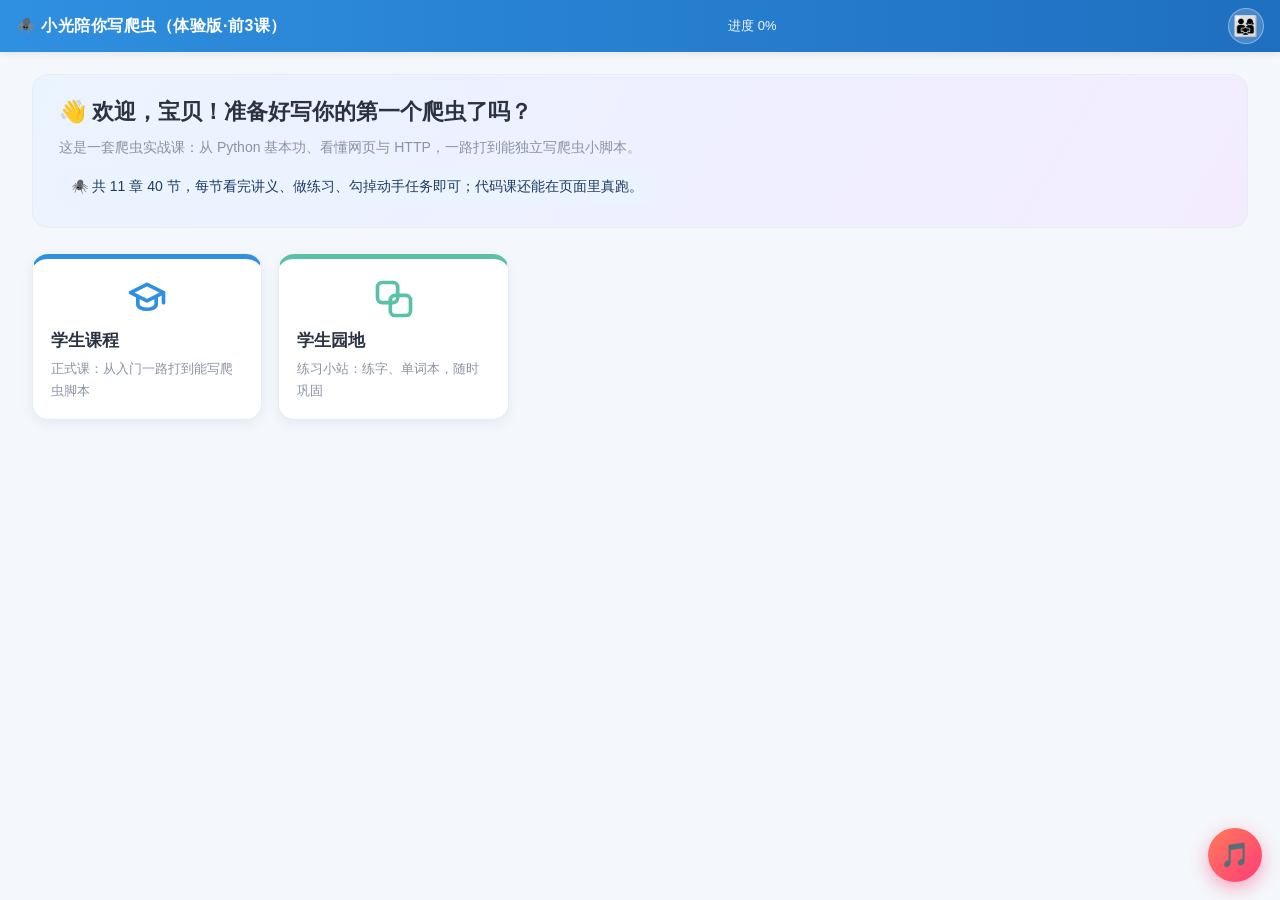
<file: index.html>
<!DOCTYPE html>
<html lang="zh-CN">
<head>
<meta charset="UTF-8">
<meta name="viewport" content="width=device-width, initial-scale=1.0">
<title>小光陪你写爬虫（体验版·前3课）</title>
<link rel="stylesheet" href="css/style.css?v=20260725n">
</head>
<body>
<header class="topbar">
  <div class="brand">🕷️ <span id="course-title">小光陪你写爬虫（体验版·前3课）</span></div>
  <div class="progress-wrap">
    <span id="progress-text">进度 0%</span>
  </div>
  <button class="parent-btn" id="parent-btn" title="家长面板">👨‍👩‍👧</button>
</header>

<!-- 首页：卡片式闯关地图 -->
<main id="home-view" class="home-view"></main>

<!-- 学习页：视频 + 讲义 + 练习 -->
<section id="lesson-view" class="lesson-view" style="display:none"></section>

<div class="toast" id="toast"></div>

<!-- 一键向上 / 向下 悬浮按钮 -->
<div class="scroll-fab" id="scroll-fab">
  <button class="fab-btn" id="fab-up" title="一键向上（回到顶部）" aria-label="一键向上">↑</button>
  <button class="fab-btn" id="fab-down" title="一键向下（到底部）" aria-label="一键向下">↓</button>
</div>

<!-- 家长验证 / 家长面板弹窗 -->
<div class="modal-mask" id="modal-mask" style="display:none">
  <div class="modal" id="modal"></div>
</div>

<script src="data/course.js?v=20260725m"></script>
<script src="js/cover_icons.js?v=20260721a"></script>
<script src="data/vocab-words.js?v=20260725m"></script>
<script src="data/audio.js?v=20260725m"></script>
<script src="data/talk.js?v=20260725o"></script>
<script src="data/words.js?v=20260725m"></script>
<script src="js/vocab.js?v=20260719m"></script>
<script src="js/figures.js?v=20260719m"></script>
<script src="js/figures_crawler.js?v=20260725m"></script>
<script src="js/markdown.js?v=20260719m"></script>
<script src="vendor/skulpt/skulpt.min.js?v=20260719m"></script>
<script src="vendor/skulpt/skulpt-stdlib.js?v=20260719m"></script>
<script src="data/code_practice.js?v=20260725n"></script>
<script src="libs/jsrsasign.min.js?v=20260720a"></script>
<script src="js/app.js?v=20260725o"></script>
<script src="js/music_player.js?v=20260725m"></script>
</body>
</html>
</file>
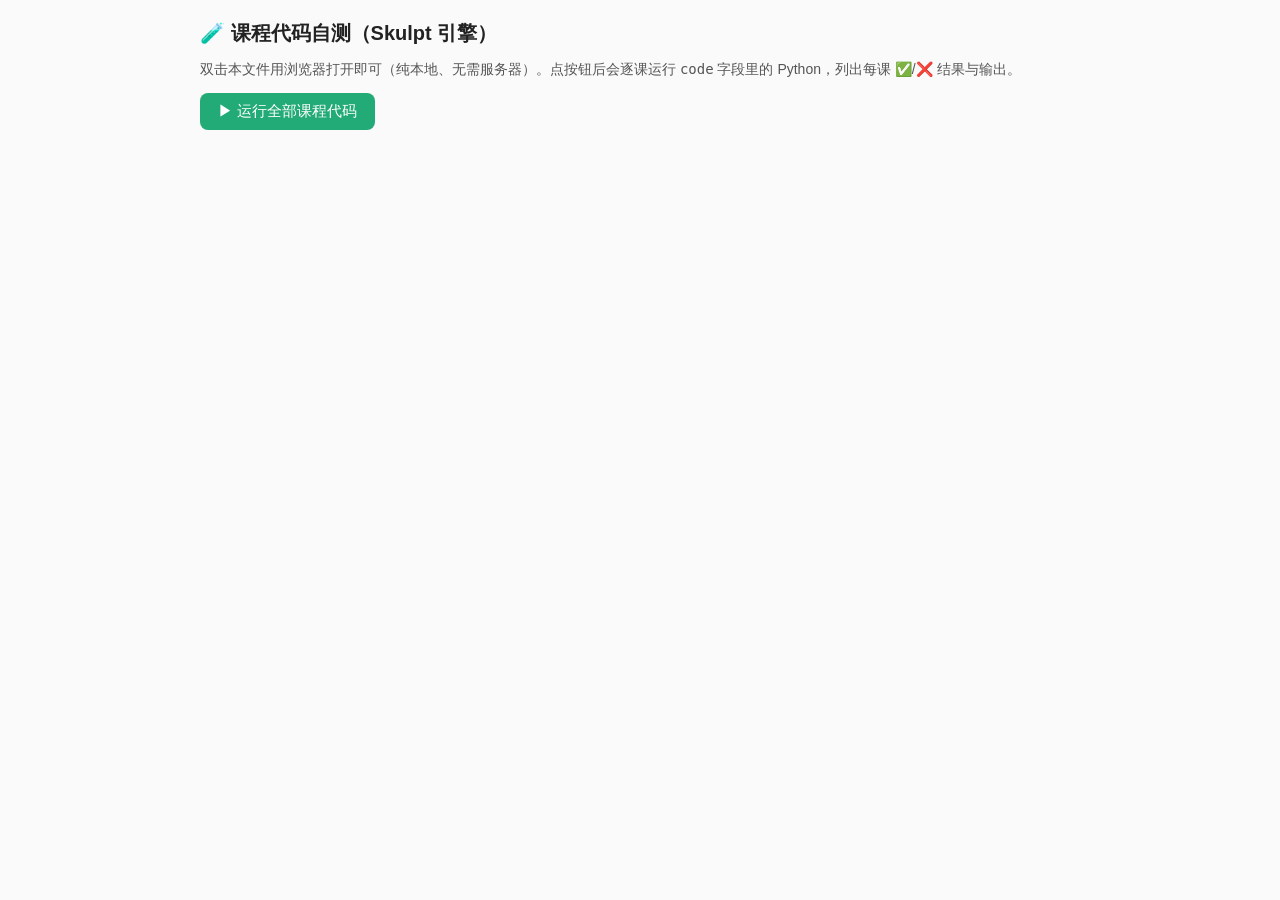
<file: tools/test_runner.html>
<!DOCTYPE html>
<html lang="zh-CN">
<head>
<meta charset="utf-8">
<title>课程代码自测 · Skulpt</title>
<style>
  body{font-family:-apple-system,Segoe UI,Roboto,sans-serif;max-width:880px;margin:0 auto;padding:20px;background:#fafafa;color:#222}
  h1{font-size:20px;margin:0 0 6px}
  p{color:#555;font-size:14px}
  button{font-size:15px;padding:9px 18px;border:0;border-radius:8px;background:#2a7;color:#fff;cursor:pointer}
  #summary{margin:14px 0;font-weight:700}
  .item{margin:10px 0;border:1px solid #e2e2e2;border-radius:8px;overflow:hidden;background:#fff}
  .head{padding:8px 12px;font-weight:600;font-size:14px}
  .ok .head{background:#e8f7ee;color:#1a7}
  .bad .head{background:#fdecec;color:#c33}
  pre{margin:0;padding:8px 12px;background:#f6f6f6;max-height:150px;overflow:auto;white-space:pre-wrap;font-size:13px}
</style>
</head>
<body>
<h1>🧪 课程代码自测（Skulpt 引擎）</h1>
<p>双击本文件用浏览器打开即可（纯本地、无需服务器）。点按钮后会逐课运行 <code>code</code> 字段里的 Python，列出每课 ✅/❌ 结果与输出。</p>
<button onclick="runAll()">▶ 运行全部课程代码</button>
<div id="summary"></div>
<div id="result"></div>

<script src="../data/course.js"></script>
<script src="../vendor/skulpt/skulpt.min.js"></script>
<script src="../vendor/skulpt/skulpt-stdlib.js"></script>
<script>
function escapeHtml(s){return (s||"").replace(/[&<>]/g,function(c){return {"&":"&amp;","<":"&lt;",">":"&gt;"}[c];});}
function prepareInput(code){return code.replace(/input\s*\(([^)]*)\)/g,function(m,arg){var p='';arg=(arg||'').trim();if(arg){var c0=arg.charAt(0);if((c0==='"'||c0==="'")&&arg.charAt(arg.length-1)===c0)p=arg.slice(1,-1);}var v='';try{v=window.prompt(p||'请输入：')||'';}catch(e){v='';}return JSON.stringify(v);});}
function runOne(code){return new Promise(function(res){
  var out="";
  code=prepareInput(code);
  Sk.configure({output:function(t){out+=t;}, read:function(f){if(Sk.builtinFiles&&Sk.builtinFiles.files[f]!==undefined)return Sk.builtinFiles.files[f]; throw new Error("找不到模块: "+f);}, inputfun:function(){return Promise.resolve("5");}, inputfunTakesPrompt:true, __future__:undefined});
  try{
    Sk.importMainWithBody("<stdin>",false,code);
  }catch(e){}
  var failed=/Traceback|Error:|SyntaxError/.test(out);
  res({ok:!failed,out:out});
});}
async function runAll(){
  var data=window.COURSE_DATA; if(!data){alert("课程数据未加载");return;}
  var res=document.getElementById("result"); res.innerHTML="运行中…";
  var pass=0, fail=0, html="";
  for(var ci=0;ci<data.chapters.length;ci++){
    var ch=data.chapters[ci];
    for(var li=0;li<ch.lessons.length;li++){
      var les=ch.lessons[li];
      if(!les.code)continue;
      var r=await runOne(les.code);
      if(r.ok){pass++; html+='<div class="item ok"><div class="head">✅ '+les.id+' · '+les.title+'</div><pre>'+escapeHtml(r.out)+'</pre></div>';}
      else{fail++; html+='<div class="item bad"><div class="head">❌ '+les.id+' · '+les.title+'</div><pre>'+escapeHtml(r.out)+'</pre></div>';}
    }
  }
  document.getElementById("summary").textContent="通过 "+pass+" 段 ｜ 失败 "+fail+" 段";
  res.innerHTML=html;
}
</script>
</body>
</html>
</file>
<file: css/style.css>
* { box-sizing: border-box; margin: 0; padding: 0; }

:root {
  --bg: #f4f7fb;
  --panel: #ffffff;
  --primary: #2f8fe0;
  --primary-dark: #1f6fc0;
  --accent: #ffb648;
  --text: #2b3340;
  --muted: #8a93a3;
  --line: #e6ecf3;
  --ok: #2fa86a;
  --err: #e2574c;
  --info: #5a7fb5;
}

html, body { height: 100%; }
body {
  font-family: -apple-system, "PingFang SC", "Microsoft YaHei", "Segoe UI", sans-serif;
  background: var(--bg);
  color: var(--text);
  display: flex;
  flex-direction: column;
  height: 100vh;
  overflow: hidden;
}

/* 顶部栏 */
.topbar {
  height: 52px;
  flex: 0 0 52px;
  background: linear-gradient(90deg, var(--primary), var(--primary-dark));
  color: #fff;
  display: flex;
  align-items: center;
  justify-content: space-between;
  padding: 0 16px;
  box-shadow: 0 2px 8px rgba(0,0,0,.08);
  z-index: 5;
}
.brand { font-size: 16px; font-weight: 700; letter-spacing: .5px; line-height: 1.2; }
.progress-wrap { font-size: 13px; opacity: .95; }

/* 布局 */
.layout { flex: 1; display: flex; min-height: 0; }
.sidebar {
  width: 280px; flex: 0 0 280px;
  background: var(--panel);
  border-right: 1px solid var(--line);
  overflow-y: auto;
  padding: 14px 10px;
}
.sidebar-title { font-size: 13px; color: var(--muted); padding: 4px 10px 10px; font-weight: 600; }

.content { flex: 1; overflow-y: auto; padding: 28px 36px; }

/* 课程树 */
.chapter { margin-bottom: 6px; }
.chapter-head {
  cursor: pointer; font-weight: 600; font-size: 14px;
  padding: 9px 10px; border-radius: 8px; color: var(--text);
  display: flex; align-items: center; gap: 6px;
}
.chapter-head:hover { background: #f0f5fb; }
.caret { color: var(--muted); font-size: 11px; transition: transform .2s; }
.chapter.collapsed .caret { transform: rotate(-90deg); }
.chapter.collapsed .lessons { display: none; }
.lessons { padding: 2px 0 6px 14px; }
.lesson-item {
  cursor: pointer; font-size: 13.5px; color: #4a5462;
  padding: 8px 10px 8px 12px; border-radius: 8px;
  display: flex; align-items: center; gap: 8px;
}
.lesson-item:hover { background: #f0f5fb; color: var(--primary-dark); }
.dot { width: 8px; height: 8px; border-radius: 50%; background: #d4dbe5; flex: 0 0 8px; }
.dot.done { background: var(--ok); }

/* ============ 首页：卡片式闯关地图 ============ */
.home-view { flex: 1; overflow-y: auto; padding: 22px 32px 60px; }
.home-banner {
  background: linear-gradient(120deg, #eaf4ff, #f3ecff);
  border: 1px solid var(--line); border-radius: 16px;
  padding: 22px 26px; margin-bottom: 26px;
}
.home-banner h1 { font-size: 22px; color: var(--text); margin-bottom: 8px; }
.home-banner p { font-size: 14px; color: var(--muted); line-height: 1.8; }
.home-banner strong { color: var(--primary-dark); }
.worn-badge {
  display: inline-block; background: #fff; border: 1px solid #ffd479;
  color: #a9711a; font-size: 15px; font-weight: 700; padding: 2px 12px; border-radius: 999px;
  margin-left: 6px; box-shadow: 0 2px 6px rgba(255,180,40,.25);
}
/* 勋章墙 */
.badge-wall { background: #fffdf6; border: 1px dashed #f0d9a6; border-radius: 16px; padding: 16px 22px; margin-bottom: 26px; }
.badge-wall-title { font-size: 15px; font-weight: 700; color: #a9711a; margin-bottom: 10px; }
.badge-chips { display: flex; flex-wrap: wrap; gap: 10px; }
.badge-chip {
  display: inline-flex; align-items: center; gap: 4px; background: #fff; border: 1px solid #ffd479;
  color: #8a5a12; font-size: 14px; font-weight: 600; padding: 6px 14px; border-radius: 999px;
  box-shadow: 0 2px 8px rgba(255,180,40,.18);
}
.badge-wall-hint { font-size: 14px; color: #9a7b3e; line-height: 1.8; }

/* ===== 首页枢纽：荣誉架 + 分区 ===== */
.honor-shelf {
  background: linear-gradient(180deg, #fff8ec, #fffdf6);
  border: 1px solid #f0d9a6; border-radius: 18px;
  padding: 18px 22px 16px; margin-bottom: 24px;
  box-shadow: 0 6px 18px rgba(255,180,40,.10);
}
.hs-title { font-size: 16px; font-weight: 800; color: #a9711a; display: flex; align-items: center; gap: 10px; margin-bottom: 14px; }
.hs-count { font-size: 13px; font-weight: 600; color: #b98a3e; background: #fff; border: 1px solid #ffd479; padding: 2px 10px; border-radius: 999px; }
.hs-board { display: flex; flex-wrap: wrap; gap: 14px; }
.hs-medal {
  width: 96px; display: flex; flex-direction: column; align-items: center; gap: 6px;
  padding: 14px 6px 10px; border-radius: 14px; text-align: center;
  background: #fff; border: 1px solid #f0e0bf;
}
.hs-medal.earned { border-color: #ffce6e; box-shadow: 0 4px 12px rgba(255,180,40,.22); background: #fffdf3; }
.hs-medal.locked { opacity: .62; filter: grayscale(.5); }
.m-badge { font-size: 30px; line-height: 1; }
.m-title { font-size: 13px; font-weight: 700; color: #8a5a12; }
.hs-medal.locked .m-title { color: #b3a585; }
.m-on { font-size: 11px; color: #fff; background: #ff9a3c; padding: 1px 8px; border-radius: 999px; margin-top: 2px; }
.hs-note { font-size: 13px; color: #9a7b3e; margin-top: 12px; }

.zone-grid { display: grid; grid-template-columns: repeat(auto-fill, minmax(220px, 1fr)); gap: 16px; }
.zone-tile {
  --zc: #2f8fe0;
  position: relative; cursor: pointer; background: #fff; border: 1px solid var(--line);
  border-top: 5px solid var(--zc); border-radius: 16px; padding: 18px 18px 16px;
  box-shadow: 0 4px 14px rgba(20,40,80,.06);
  transition: transform .12s ease, box-shadow .12s ease;
}
.zone-tile:hover { transform: translateY(-3px); box-shadow: 0 10px 24px rgba(20,40,80,.13); }
.zone-tile:active { transform: translateY(0); }
.zt-icon { color: var(--zc); display: flex; align-items: center; justify-content: center; margin-bottom: 8px; }
.zt-icon svg { width: 44px; height: 44px; display: block; }
.zt-title { font-size: 17px; font-weight: 800; color: var(--text); margin-bottom: 6px; }
.zt-desc { font-size: 13px; color: var(--muted); line-height: 1.7; }

/* 课程列表 / 学生园地 的标题区 */
.list-head { display: flex; align-items: center; gap: 14px; margin-bottom: 18px; }
.list-title { font-size: 19px; color: var(--text); margin: 0; }
.back-home {
  cursor: pointer; border: 1px solid var(--line); background: #fff; color: var(--primary-dark);
  font-size: 14px; font-weight: 700; padding: 7px 14px; border-radius: 10px;
  transition: background .12s ease;
}
.back-home:hover { background: #eef4fb; }

.unit { margin-bottom: 30px; }
.unit-title { font-size: 17px; color: var(--text); margin: 4px 0 16px; padding-left: 12px; border-left: 4px solid var(--primary); }

.card-grid {
  display: grid;
  grid-template-columns: repeat(auto-fill, minmax(220px, 1fr));
  gap: 18px;
}
.lesson-card {
  background: var(--panel);
  border: 1px solid var(--line);
  border-radius: 16px;
  overflow: hidden;
  cursor: pointer;
  transition: transform .18s ease, box-shadow .18s ease, border-color .18s ease;
  box-shadow: 0 2px 10px rgba(20,40,70,.05);
}
.lesson-card:hover { transform: translateY(-4px); box-shadow: 0 10px 24px rgba(20,40,70,.12); border-color: var(--primary); }
.lesson-card.locked { cursor: not-allowed; filter: grayscale(.55); opacity: .75; }
.lesson-card.locked:hover { transform: none; box-shadow: 0 2px 10px rgba(20,40,70,.05); border-color: var(--line); }
.lesson-card.done { border-color: #bfe8cf; }

.card-cover {
  height: 110px; position: relative;
  display: flex; align-items: center; justify-content: center;
}
.cover-icon { display:inline-flex; align-items:center; justify-content:center; width:62px; height:62px; border-radius:50%; background:rgba(255,255,255,.22); color:#fff; filter: drop-shadow(0 2px 4px rgba(0,0,0,.15)); }
.cover-icon svg { width:36px; height:36px; display:block; }
.cover-icon { font-size: 34px; } /* emoji 兜底时也居中缩小 */
.card-cover .lock {
  position: absolute; right: 12px; bottom: 10px; font-size: 22px;
  filter: drop-shadow(0 1px 2px rgba(0,0,0,.3));
}
.badge-done {
  position: absolute; right: 10px; top: 10px;
  width: 26px; height: 26px; border-radius: 50%;
  background: #fff; color: var(--ok); font-weight: 800; font-size: 15px;
  display: flex; align-items: center; justify-content: center;
  box-shadow: 0 2px 6px rgba(0,0,0,.18);
}
.card-body { padding: 13px 15px 15px; }
.card-label { font-size: 12px; color: var(--muted); font-weight: 600; letter-spacing: .5px; }
.card-title { font-size: 15px; font-weight: 700; color: var(--text); margin: 4px 0 12px; line-height: 1.4; min-height: 42px; }
.card-progress { display: flex; align-items: center; gap: 8px; }
.card-bar { flex: 1; height: 7px; background: #eef1f6; border-radius: 99px; overflow: hidden; }
.card-fill { height: 100%; background: var(--ok); border-radius: 99px; transition: width .4s ease; }
.card-pct { font-size: 11.5px; color: var(--muted); white-space: nowrap; }

/* 学习页返回按钮 */
.back-btn {
  background: var(--panel); color: var(--primary-dark);
  border: 1px solid var(--line); border-radius: 99px;
  padding: 8px 18px; font-size: 14px; font-weight: 600; cursor: pointer;
  margin: 20px 0 8px;
}
.back-btn:hover { background: #eef4fb; }
.lesson-view { flex: 1; overflow-y: auto; padding: 0 36px 60px; }

/* 课时内容 */
.lesson-title { font-size: 24px; margin-bottom: 18px; color: var(--text); }
.video-box { margin-bottom: 22px; border-radius: 12px; overflow: hidden; background: #0f1722; }
/* 视频始终完整显示：object-fit:contain 用黑边适配任意屏幕比例（平板4:3/电脑16:9/带鱼屏），永不裁切 */
.video-box video { width: 100%; height: auto; display: block; background: #000; object-fit: contain; }
/* 浏览器/系统全屏时：整段视频居中，黑边填充，并避开平板刘海与底部手势条，做到平板/电脑都完美匹配 */
.video-box video:fullscreen {
  width: 100vw;
  height: 100vh;
  object-fit: contain;
  background: #000;
  padding: env(safe-area-inset-top, 0px) env(safe-area-inset-right, 0px) env(safe-area-inset-bottom, 0px) env(safe-area-inset-left, 0px);
}
.video-fallback { padding: 26px; color: #cdd7e3; font-size: 14px; line-height: 1.8; text-align: center; }
.video-fallback code { background: rgba(255,255,255,.12); padding: 1px 6px; border-radius: 4px; color: #fff; }
.video-box.no-video { background: #eef2f7; color: var(--muted); padding: 18px; text-align: center; font-size: 14px; }
.video-caption { padding: 10px 14px; color: #cfe3ff; font-size: 14px; line-height: 1.55; background: #0b1320; border-top: 1px solid rgba(255,255,255,.06); }
.video-box .read-bar { margin: 0; padding: 8px 14px 12px; background: #0b1320; }
/* 小光讲一讲 · 字幕框（深色视频面板内） */
.talk-box { background: #0b1320; color: #eaf2ff; padding: 0 14px 16px; }
.talk-head { font-size: 13px; color: #8fb6ff; padding: 2px 0 8px; letter-spacing: .5px; }
.talk-body { font-size: 15px; line-height: 1.85; }
.talk-body p { margin: 0 0 10px; }
.talk-body p:last-child { margin-bottom: 0; }

/* 讲义 */
.lecture { background: var(--panel); border: 1px solid var(--line); border-radius: 12px; padding: 24px 28px; margin-bottom: 26px; line-height: 1.85; font-size: 15px; }
.encourage-box { background: linear-gradient(135deg,#fff8ec,#fff1f6); border: 2px dashed #f3c98b; border-radius: 14px; padding: 16px 22px; margin: 0 0 26px; line-height: 1.85; font-size: 15px; color: #6b4a1f; }

/* 梗王小结：小光敲黑板 */
.takeaway-box { background: linear-gradient(135deg,#eaf3ff,#f0eaff); border: 2px solid #8fb6f0; border-left: 8px solid var(--primary); border-radius: 14px; padding: 16px 22px; margin: 0 0 26px; line-height: 1.85; font-size: 15.5px; color: #1f3a5f; }
.takeaway-head { font-weight: 800; font-size: 16px; color: var(--primary-dark); margin-bottom: 6px; }
.takeaway-body { font-weight: 600; }

/* 动手任务清单 */
.lesson-tasks { background: var(--panel); border: 1px solid var(--line); border-radius: 14px; padding: 16px 22px; margin: 0 0 26px; }
.tasks-head { font-weight: 800; font-size: 16px; color: #2b3340; margin-bottom: 10px; }
.task-list { list-style: none; margin: 0; padding: 0; }
.task-item { padding: 8px 0; border-bottom: 1px dashed var(--line); font-size: 14.5px; line-height: 1.6; }
.task-item:last-child { border-bottom: none; }
.task-item label { display: flex; align-items: flex-start; gap: 10px; cursor: pointer; }
.task-item input[type=checkbox] { width: 18px; height: 18px; margin-top: 2px; accent-color: var(--ok); flex: 0 0 auto; }
.task-item.done span { color: var(--muted); text-decoration: line-through; }
.tasks-progress { margin-top: 12px; font-size: 13px; color: var(--ok); font-weight: 700; }

.encourage-box p { margin: 0.2em 0; }
.md-h { margin: 18px 0 10px; color: var(--primary-dark); }
.md-h1 { font-size: 22px; } .md-h2 { font-size: 19px; } .md-h3 { font-size: 16px; }
.md-p { margin: 10px 0; }
.md-list { margin: 10px 0 10px 22px; }
.md-list li { margin: 5px 0; }
.md-quote { border-left: 4px solid var(--accent); background: #fff8ec; padding: 10px 14px; margin: 12px 0; border-radius: 0 8px 8px 0; color: #8a6a32; }
.md-code { background: #0f1722; color: #d6e2f0; padding: 14px 16px; border-radius: 10px; overflow-x: auto; font-size: 13.5px; line-height: 1.6; margin: 12px 0; }
.md-code code { font-family: "SF Mono", Consolas, Menlo, monospace; }
.md-inline { background: #eef2f7; padding: 1px 6px; border-radius: 5px; font-family: "SF Mono", Consolas, monospace; font-size: 13.5px; color: #1f6fc0; }
.md-table { width: 100%; border-collapse: collapse; margin: 14px 0; border-radius: 8px; overflow: hidden; box-shadow: 0 1px 4px rgba(0,0,0,0.08); }
.md-table th { background: var(--primary); color: #fff; padding: 10px 14px; text-align: left; font-weight: 600; font-size: 14px; }
.md-table td { padding: 9px 14px; border-bottom: 1px solid #e8ecf1; font-size: 14px; }
.md-table tr:last-child td { border-bottom: none; }
.md-table tbody tr:nth-child(even) { background: #f7f9fc; }
.md-table tbody tr:hover { background: #eef3fa; }

/* 练习 */
.exercises { background: var(--panel); border: 1px solid var(--line); border-radius: 12px; padding: 22px 26px; }
.exercises h2 { font-size: 18px; margin-bottom: 14px; }
.ex { border: 1px solid var(--line); border-radius: 10px; padding: 16px; margin-bottom: 14px; background: #fbfdff; }
.ex-q { font-size: 15px; margin-bottom: 12px; }
.ex-opts { display: flex; flex-direction: column; gap: 8px; margin-bottom: 12px; }
.opt { display: flex; align-items: center; gap: 8px; cursor: pointer; padding: 8px 10px; border: 1px solid var(--line); border-radius: 8px; background: #fff; font-size: 14px; }
.opt:hover { border-color: var(--primary); }
.ex-input, .ex-textarea {
  width: 100%; padding: 9px 12px; border: 1px solid var(--line); border-radius: 8px;
  font-size: 14px; font-family: inherit; margin-bottom: 12px; resize: vertical;
}
.ex-textarea { min-height: 70px; }
.btn {
  background: var(--primary); color: #fff; border: none; padding: 8px 18px;
  border-radius: 8px; cursor: pointer; font-size: 14px; font-weight: 600;
}
.btn:hover { background: var(--primary-dark); }
.btn svg { width: 16px; height: 16px; vertical-align: -3px; margin-right: 5px; }
.ex-feedback { margin-top: 12px; font-size: 14px; line-height: 1.7; padding: 10px 12px; border-radius: 8px; display: none; }
.ex-feedback.correct { display: block; background: #e9f7ef; color: var(--ok); }
.ex-feedback.wrong { display: block; background: #fdecea; color: var(--err); }
.ex-code-canvas { display: block; margin: 10px auto 0; background: #fff; border: 2px solid #d6e0f5; border-radius: 10px; max-width: 100%; }
.ex-feedback.info { display: block; background: #eef4fb; color: var(--info); }
.ex-feedback.skipped { display: block; background: #fff8e6; color: #b8860b; }
.skip-hint { color: #e67e22; font-weight: 500; }
.ex-skipped { border-left: 4px solid #f0a73c; background: #fffaf0; padding-left: 10px; border-radius: 0 8px 8px 0; }
.skip-btn { font-size: 12.5px; padding: 4px 10px; }
.skip-btn.skip-active { background: #fde9cf; color: #c2680b; border-color: #f0a73c; }
.ex-makeup-banner { margin: 4px 0 14px; padding: 10px 14px; background: #fff4e0; border: 1px dashed #e8a94a; border-radius: 10px; color: #9a5b13; font-size: 14px; line-height: 1.5; }
.ex-makeup-banner b { color: #d2691e; font-size: 16px; }
/* 编程题：在线编辑器 + 运行输出 */
.ex-code-wrap { margin: 4px 0 12px; }
.ex-code-input {
  width: 100%; box-sizing: border-box; min-height: 120px; border: 2px solid var(--line);
  border-radius: 12px; resize: vertical; background: #0f1b2d; color: #e8f1ff;
  font-family: "SFMono-Regular", Consolas, "Liberation Mono", monospace;
  font-size: 14px; line-height: 1.6; padding: 12px 14px; outline: none;
}
.ex-code-input:focus { border-color: var(--primary); }
.ex-code-actions { display: flex; gap: 8px; margin: 8px 0; }
.ex-code-output {
  margin: 0; padding: 12px 14px; background: #0a1320; color: #9fe6b0;
  font-family: "SFMono-Regular", Consolas, monospace; font-size: 13px;
  line-height: 1.55; white-space: pre-wrap; min-height: 38px;
  border: 2px solid var(--line); border-radius: 12px;
}

/* toast */
.toast {
  position: fixed; left: 50%; bottom: 36px; transform: translateX(-50%) translateY(20px);
  background: #2b3340; color: #fff; padding: 10px 20px; border-radius: 99px; font-size: 13.5px;
  opacity: 0; pointer-events: none; transition: all .25s; z-index: 20;
}
.toast.show { opacity: 1; transform: translateX(-50%) translateY(0); }

/* 一键向上 / 向下 悬浮按钮 */
.scroll-fab {
  position: fixed; right: 22px; bottom: 24px; z-index: 25;
  display: flex; flex-direction: column; gap: 12px;
}
.fab-btn {
  width: 46px; height: 46px; border-radius: 50%;
  border: 1px solid var(--line); background: #fff; color: var(--primary-dark);
  font-size: 22px; line-height: 1; font-weight: 700; cursor: pointer;
  box-shadow: 0 6px 16px rgba(10,20,40,.18);
  display: flex; align-items: center; justify-content: center;
  transition: transform .15s ease, background .15s ease;
}
.fab-btn:hover { background: var(--primary); color: #fff; transform: scale(1.07); }
.fab-btn:active { transform: scale(.93); }
.scroll-fab.hidden { display: none; }

/* 语音朗读 */
.read-bar { margin-bottom: 12px; }
.lesson-words { margin-bottom: 14px; }
.speak-btn {
  display: inline-flex; align-items: center; gap: 6px;
  background: #eef4fb; color: var(--primary-dark);
  border: 1px solid var(--line); border-radius: 99px;
  padding: 7px 16px; font-size: 14px; font-weight: 600; cursor: pointer;
  transition: all .15s ease;
}
.speak-btn:hover { background: #dcebfb; }
.speak-btn.sm { padding: 3px 9px; font-size: 13px; border-radius: 8px; vertical-align: middle; margin-left: 6px; }
.speak-btn.speaking { background: var(--err); color: #fff; border-color: var(--err); animation: pulse 1.1s ease-in-out infinite; }
@keyframes pulse { 0%,100% { opacity: 1; } 50% { opacity: .6; } }

/* 家长按钮 */
.parent-btn {
  background: rgba(255,255,255,.18); color: #fff;
  border: 1px solid rgba(255,255,255,.35); border-radius: 50%;
  width: 36px; height: 36px; font-size: 20px; cursor: pointer; margin-left: 10px;
  display: flex; align-items: center; justify-content: center; padding: 0;
}
.parent-btn:hover { background: rgba(255,255,255,.3); }

/* 卡片上的家长解锁按钮 */
.unlock-btn {
  margin-top: 10px; width: 100%;
  background: linear-gradient(90deg, #ffb648, #ff9a3c);
  color: #fff; border: none; border-radius: 8px;
  padding: 8px; font-size: 13.5px; font-weight: 700; cursor: pointer;
}
.unlock-btn:hover { filter: brightness(1.05); }

/* 完成本节 */
.finish-lesson { margin: 6px 0 26px; }
.finish-done { color: var(--ok); font-weight: 700; font-size: 15px; }

/* 弹窗 */
.modal-mask {
  position: fixed; inset: 0; background: rgba(20,30,45,.5);
  display: flex; align-items: center; justify-content: center; z-index: 50;
}
.modal {
  background: var(--panel); border-radius: 16px; padding: 26px 28px;
  width: 380px; max-width: 90vw; max-height: 84vh; overflow-y: auto;
  box-shadow: 0 20px 50px rgba(0,0,0,.25);
}
.modal-title { font-size: 20px; margin-bottom: 12px; color: var(--primary-dark); font-weight: 800; display: flex; align-items: center; gap: 9px; }
.modal-title svg { width: 24px; height: 24px; color: var(--primary); display: block; }
.modal-desc { font-size: 13.5px; color: var(--muted); margin-bottom: 16px; }
.pin-input {
  width: 100%; padding: 10px 12px; border: 1px solid var(--line); border-radius: 8px;
  font-size: 15px; margin-bottom: 12px; font-family: inherit;
}
.pin-err { color: var(--err); font-size: 13px; min-height: 18px; margin-top: 4px; }
.modal-actions { display: flex; gap: 10px; justify-content: flex-end; margin-top: 6px; }
.btn.ghost { background: #eef2f7; color: var(--text); }
.btn.ghost:hover { background: #e2e8f0; }

/* 家长面板 */
.pp-section { margin-bottom: 14px; border: 1px solid var(--line); border-radius: 14px; overflow: hidden; background: #fff; box-shadow: 0 1px 3px rgba(0,0,0,.04); }
.pp-h { font-size: 15px; color: var(--text); font-weight: 800; background: #f6f9fc; padding: 11px 14px; margin-bottom: 0; border-left: 4px solid var(--primary); display: flex; align-items: center; gap: 8px; }
.pp-ico { width: 20px; height: 20px; flex: 0 0 20px; display: inline-flex; color: var(--primary); }
.pp-ico svg { width: 20px; height: 20px; display: block; }
.pp-theme-nick .pp-ico { color: var(--accent); }
.pp-theme-style .pp-ico { color: var(--primary-dark); }
.pp-theme-unlock .pp-ico { color: var(--primary); }
.pp-theme-report .pp-ico { color: var(--ok); }
.pp-theme-pwd .pp-ico { color: var(--muted); }
.pp-backup .pp-ico { color: var(--primary); }
/* 各领域用工具色板里的语义色作左侧细条，简洁且匹配整体配色 */
.pp-theme-nick   .pp-h { border-left-color: var(--accent); }
.pp-theme-style  .pp-h { border-left-color: var(--primary-dark); }
.pp-theme-unlock .pp-h { border-left-color: var(--primary); }
.pp-theme-report .pp-h { border-left-color: var(--ok); }
.pp-theme-pwd    .pp-h { border-left-color: var(--muted); }
.pp-body { padding: 12px 14px; }
.pp-summary { margin: 12px 14px; }
.pp-row { display: flex; align-items: center; justify-content: space-between; gap: 10px; padding: 7px 0; border-bottom: 1px dashed var(--line); }
.pp-row:last-child { border-bottom: none; }
.pp-name { flex: 1; min-width: 0; overflow: hidden; text-overflow: ellipsis; white-space: nowrap; font-size: 13.5px; color: var(--text); }
.pp-badge { flex: none; font-size: 12px; font-weight: 700; padding: 2px 9px; border-radius: 999px; }
.pp-badge.st-done { background: #e6f7ec; color: #1a9e54; }
.pp-badge.st-open { background: #e8f0ff; color: #2f6bdd; }
.pp-badge.st-lock { background: #f0f1f4; color: #8a93a3; }
.pp-h.collapsible { cursor: pointer; user-select: none; display: flex; align-items: center; gap: 7px; }
.pp-chev { font-size: 11px; color: var(--muted); transition: transform .15s; }
/* 卡片内直接子元素（未用 .pp-body 包裹的输入/按钮/选项）统一内缩 */
.pp-section > .pin-input, .pp-section > .style-pick, .pp-section > .btn { margin-left: 14px; margin-right: 14px; }
.pp-section > .pin-input { margin-top: 12px; }
.pp-section > .style-pick { margin-top: 12px; margin-bottom: 12px; }
.pp-section > .btn { margin-bottom: 14px; }
.pp-summary { background: #f7f8fa; border: 1px solid var(--line); border-radius: 10px; padding: 11px 13px; font-size: 13px; color: #44506a; display: flex; align-items: center; justify-content: space-between; gap: 10px; flex-wrap: wrap; }

/* 弹窗右上角关闭 */
.modal { position: relative; }
.modal-x { position: absolute; top: 12px; right: 14px; width: 30px; height: 30px; border: none; border-radius: 8px; background: #eef2f7; color: #64748b; font-size: 16px; line-height: 1; cursor: pointer; z-index: 5; transition: background .15s,color .15s; }
.modal-x:hover { background: #e2e8f0; color: #334155; }

/* 学生园地 · 项目练习（宽弹窗承载 20 题） */
.modal.wide { width: 900px; max-width: 95vw; }
.code-practice { width: 100%; }
.cp-top { display: flex; align-items: center; gap: 14px; position: sticky; top: 0;
  background: var(--panel); padding: 4px 0 10px; border-bottom: 1px solid var(--line); margin-bottom: 10px; z-index: 2; }
.cp-top h2 { font-size: 19px; color: var(--primary-dark); font-weight: 800; }
.cp-progress { flex: 1; font-size: 13.5px; color: var(--muted); }
.cp-progress b { color: var(--ok); font-size: 15px; }
.cp-tip { font-size: 13px; color: var(--muted); margin: 0 0 14px; }
.cp-list { display: flex; flex-direction: column; gap: 14px; }
.cp-card { border: 1px solid var(--line); border-radius: 14px; padding: 13px 15px; background: #fbfdff; }
.cp-card.done { background: #f3fbf5; border-color: #cdeed6; }
.cp-head { display: flex; align-items: center; gap: 9px; margin-bottom: 6px; }
.cp-no { flex: none; width: 24px; height: 24px; border-radius: 50%; background: var(--primary); color: #fff;
  font-size: 13px; font-weight: 800; display: flex; align-items: center; justify-content: center; }
.cp-title { flex: 1; font-size: 15px; font-weight: 800; color: var(--text); }
.cp-badge { flex: none; font-size: 12px; font-weight: 700; color: var(--ok); }
.cp-q { font-size: 13.5px; color: #3a4555; line-height: 1.6; margin-bottom: 8px; }
.cp-fill-tag { flex: none; font-size: 12px; font-weight: 700; color: #b8860b; background: #fff3d6; border: 1px solid #ffe08a; border-radius: 8px; padding: 1px 8px; }
.cp-hint { font-size: 13px; color: var(--info); background: #eef4fc; border-radius: 8px; padding: 8px 11px; margin-bottom: 8px; }
.cp-answer { font-size: 12.5px; color: #334155; background: #f5f7fa; border: 1px dashed #cbd5e1; border-radius: 10px; padding: 10px 12px; margin-bottom: 8px; white-space: pre-wrap; font-family: 'SFMono-Regular', Consolas, 'Liberation Mono', Menlo, monospace; line-height: 1.55; }
.cp-card .ex-code-input { min-height: 96px; width: 100%; }
.cp-target { font-size: 12.5px; color: var(--muted); align-self: center; }
.cp-card .ex-code-output.ok-out { border-color: var(--ok); background: #f1fbf4; }
.cp-tier-done { flex: none; font-size: 13px; font-weight: 800; color: #fff; background: linear-gradient(90deg,#3ec77a,#36b6e0); padding: 5px 12px; border-radius: 999px; box-shadow: 0 4px 12px rgba(54,182,224,.28); }
/* 项目练习成就面板 */
.cp-achieve { margin: 18px 0 4px; border: 1px solid var(--line); border-radius: 16px; padding: 14px 16px; background: linear-gradient(180deg,#fffdf6,#fbfdff); }
.cp-ach-head { font-size: 16px; font-weight: 800; color: var(--primary-dark); display: flex; align-items: baseline; gap: 10px; margin-bottom: 12px; }
.cp-ach-hint { font-size: 12px; font-weight: 500; color: var(--muted); }
.cp-ach-row { display: flex; gap: 14px; flex-wrap: wrap; }
.cp-ach { flex: 1 1 140px; min-width: 120px; border: 1px solid var(--line); border-radius: 14px; padding: 14px 10px; text-align: center; background: #fff; opacity: .72; transition: all .2s; }
.cp-ach.got { opacity: 1; border-color: #cdeed6; background: #f3fbf5; box-shadow: 0 6px 16px rgba(62,199,122,.18); }
.cp-ach-medal { font-size: 30px; line-height: 1; margin-bottom: 6px; }
.cp-ach.got .cp-ach-medal { animation: pop .5s ease; }
.cp-ach-title { font-size: 14px; font-weight: 800; color: var(--text); }
.cp-ach-sub { font-size: 12px; color: var(--muted); margin-top: 3px; }
@keyframes pop { 0% { transform: scale(.4); } 60% { transform: scale(1.25); } 100% { transform: scale(1); } }

/* 学习报告 */
.rp-row { border-bottom: 1px dashed var(--line); padding: 10px 0; }
.rp-row:last-child { border-bottom: none; }
.rp-head { display: flex; justify-content: space-between; align-items: center; gap: 8px; }
.rp-name { font-size: 13.5px; font-weight: 600; color: var(--text); }
.rp-done { font-size: 12px; color: var(--ok); font-weight: 700; white-space: nowrap; }
.rp-undone { font-size: 12px; color: var(--muted); white-space: nowrap; }
.rp-meta { font-size: 12.5px; color: var(--muted); margin: 4px 0 2px; }
.rp-marks { font-size: 15px; letter-spacing: 3px; color: var(--text); margin-top: 2px; }

/* 提交本节 / 完成本节 */
.submit-lesson, .finish-lesson { margin-top: 18px; text-align: center; }
.submit-hint {
  display: block;
  font-size: 13px;
  color: var(--muted);
  margin-bottom: 10px;
  line-height: 1.5;
}
.submit-lesson .btn, .finish-lesson .btn {
  display: block;
  margin: 0 auto;
  min-width: 160px;
  font-size: 15px;
  padding: 11px 22px;
}

/* 排序题 */
.order-pool, .order-done { display: flex; flex-wrap: wrap; gap: 8px; margin: 10px 0; }
.order-item { background: #fff; border: 2px solid #d9e6f2; border-radius: 10px; padding: 9px 13px; font-size: 14px; color: var(--text); cursor: pointer; transition: .15s; }
.order-item:hover { border-color: var(--primary); transform: translateY(-2px); }
.order-done { min-height: 48px; background: #f3f8fd; border: 2px dashed #c5dcef; border-radius: 10px; padding: 8px; align-items: center; }
.order-done .order-item { background: #eaf6ff; border-color: var(--primary); cursor: pointer; }
.order-placeholder { color: #9bb0c4; font-size: 13px; }
.order-actions { margin: 6px 0 2px; }

/* 点选（tap）题：点卡片选答案 */
.tap-tip { color: #5b6b7c; font-size: 13px; margin: 6px 0 8px; }
.tap-opts { display: flex; flex-wrap: wrap; gap: 10px; margin: 8px 0 12px; }
.tap-card { background: #fff; border: 2px solid #d9e6f2; border-radius: 12px; padding: 12px 16px; font-size: 15px; color: var(--text); cursor: pointer; transition: .15s; min-width: 120px; text-align: center; }
.tap-card:hover { border-color: var(--primary); transform: translateY(-2px); }
.tap-card.selected { background: linear-gradient(90deg, var(--primary), var(--primary-dark)); color: #fff; border-color: var(--primary-dark); box-shadow: 0 4px 12px rgba(47,143,224,.3); }

/* 快捷入口（首页练字等） */
.home-quick { display: flex; gap: 10px; flex-wrap: wrap; margin: 4px 0 20px; }
.quick-btn { background: linear-gradient(90deg, var(--primary), var(--primary-dark)); color: #fff; border: none; padding: 13px 22px; border-radius: 12px; font-size: 15px; font-weight: 700; cursor: pointer; box-shadow: 0 4px 12px rgba(47,143,224,.3); transition: transform .15s; }
.quick-btn:hover { transform: translateY(-2px); }

/* 单独练字模块 */
.drill-head { font-size: 18px; font-weight: 800; color: var(--primary-dark); margin-bottom: 6px; }
.drill-tip { font-size: 13px; color: var(--muted); margin-bottom: 10px; line-height: 1.5; }
.drill-audio { margin: 10px 0 4px; }
.drill-readexpl { display: inline-flex; align-items: center; gap: 7px; font-size: 13px; color: var(--muted); margin: 2px 0 8px; cursor: pointer; user-select: none; }
.drill-readexpl input { width: 16px; height: 16px; accent-color: var(--primary); cursor: pointer; }

/* 打字挑战 */
.typing-box { background: #f7faff; border: 1px solid #e0ecf7; border-radius: 12px; padding: 14px; margin: 10px 0; }
.typing-target { font-size: 26px; font-weight: 800; letter-spacing: 4px; margin-bottom: 6px; min-height: 34px; }
.drill-zh { font-size: 15px; color: #d9772e; background: #fff6ee; border: 1px solid #ffe0c2; border-left: 4px solid #ffb648; border-radius: 8px; padding: 7px 10px; margin-bottom: 10px; line-height: 1.55; }
.typing-target .t-char { color: #c2cdd9; }
.typing-target .t-char.ok { color: var(--ok); }
.typing-target .t-char.bad { color: #e3553b; background: #ffe7e1; border-radius: 4px; }
.typing-target .t-char.mask { color: #b9c4d4; letter-spacing: 6px; }
.typing-target .t-char.typed { color: var(--primary); }
.typing-target .t-char.reveal { color: #e3553b; }
.typing-input { width: 100%; box-sizing: border-box; font-size: 22px; letter-spacing: 3px; padding: 10px 12px; border: 2px solid #cfe0ef; border-radius: 10px; text-transform: uppercase; outline: none; }
.typing-input:focus { border-color: var(--primary); }
.typing-progress { margin-top: 8px; font-size: 13px; color: #7a8aa0; }

/* 打字练习·单词读音+解释卡片 */
.word-card { background: linear-gradient(135deg,#fff6ee,#fdeefb); border: 1px solid #ffd9c2; border-left: 4px solid #ff8a4d; border-radius: 10px; padding: 10px 12px; margin: 10px 0 4px; }
.word-card .wc-row { display: flex; align-items: center; gap: 8px; flex-wrap: wrap; margin: 4px 0; }
.word-card .wc-label { font-size: 12px; font-weight: 800; color: #fff; background: #ff8a4d; border-radius: 6px; padding: 2px 8px; }
.word-card .wc-pron { font-size: 14px; color: #8a6a3a; font-style: italic; }
.word-card .wc-zh { font-size: 14px; color: #6b4a1f; line-height: 1.5; flex: 1; min-width: 160px; }
.word-card .wc-speak { border: none; cursor: pointer; font-size: 13px; font-weight: 700; color: #fff; background: linear-gradient(135deg,#ffb347,#ff7a59); border-radius: 8px; padding: 5px 10px; }
.word-card .wc-speak:hover { filter: brightness(1.05); }

/* 排序题指引与标签 */
.order-tip { font-size: 13px; color: #5b6b80; background: #eef5fc; border: 1px solid #d6e6f5; border-radius: 8px; padding: 8px 10px; margin: 8px 0; line-height: 1.55; }
.order-tip strong { color: var(--primary-dark); }
.order-label { font-size: 13px; font-weight: 700; color: var(--text); margin: 10px 0 4px; }

/* 概念配图区 */
.figures { display: grid; grid-template-columns: repeat(auto-fit, minmax(240px, 1fr)); gap: 16px; margin: 18px 0; }
.figure { background: #fff; border: 1px solid #e6eef7; border-radius: 14px; padding: 14px; box-shadow: 0 4px 14px rgba(20,40,70,.06); }
.figure svg { width: 100%; height: auto; display: block; }
.figure figcaption { margin-top: 10px; font-size: 13px; color: #5b6b80; text-align: center; line-height: 1.5; }

/* 代码沙盒（真跑 Python） */
.code-playground { background: #0f1b2d; border-radius: 14px; margin: 16px 0; overflow: hidden; box-shadow: 0 6px 18px rgba(10,20,40,.18); }
.cp-head { display: flex; align-items: center; justify-content: space-between; background: #16263c; color: #cfe0f2; padding: 9px 14px; font-size: 13px; font-weight: 700; }
.cp-input { width: 100%; box-sizing: border-box; min-height: 120px; border: 0; resize: vertical; background: #0f1b2d; color: #e8f1ff; font-family: "SFMono-Regular", Consolas, "Liberation Mono", monospace; font-size: 14px; line-height: 1.6; padding: 12px 14px; outline: none; }
.cp-output { margin: 0; padding: 12px 14px; background: #0a1320; color: #9fe6b0; font-family: "SFMono-Regular", Consolas, monospace; font-size: 13px; line-height: 1.55; white-space: pre-wrap; min-height: 38px; border-top: 1px solid #21344c; }

/* 听学习成果 */
.report-row { margin: 14px 0 6px; text-align: center; }

/* 答错抖动动效（反馈更直观） */
@keyframes shake { 0%,100%{transform:translateX(0)} 20%,60%{transform:translateX(-6px)} 40%,80%{transform:translateX(6px)} }
.ex-feedback.wrong { animation: shake .4s ease; }

/* 顶栏单词本按钮 */
.words-btn { background: #e8f0ff; color: #2b6cb0; border: none; border-radius: 10px; padding: 7px 14px; font-size: 14px; cursor: pointer; font-weight: 700; }
.words-btn:hover { background: #d6e6ff; }

/* 单词本模块 */
.words-modal h2 { margin: 0 0 6px; }
.wm-tip { color: #6b7280; font-size: 13px; margin: 0 0 14px; }
.word-grid { display: flex; flex-wrap: wrap; gap: 10px; margin-bottom: 14px; }
.word-chip { background: linear-gradient(135deg,#7c5cff,#4f8cff); color: #fff; border: none; border-radius: 12px; padding: 12px 18px; font-size: 18px; font-weight: 700; cursor: pointer; box-shadow: 0 4px 10px rgba(80,90,200,.25); }
.word-chip:hover { filter: brightness(1.08); }
.wm-group h3 { display: flex; align-items: center; gap: 10px; font-size: 16px; }
.wm-practice { margin-left: auto; background: #fff; color: #6a3cff; border: 2px solid #b9a6ff; border-radius: 999px; padding: 4px 14px; font-size: 13px; font-weight: 700; cursor: pointer; box-shadow: 0 2px 6px rgba(124,92,255,.18); }
.wm-practice:hover { background: #f1ecff; }
.word-practice { text-align: center; }
.wp-back { background: none; border: none; color: #4f8cff; cursor: pointer; font-size: 14px; margin-bottom: 8px; }
.wp-word { font-size: 40px; font-weight: 800; color: #2b2b3a; letter-spacing: 1px; margin: 6px 0 12px; }
.wp-btns { display: flex; gap: 10px; justify-content: center; margin-bottom: 12px; }
.wp-zh { background: #f6f8ff; border-radius: 10px; padding: 12px 14px; font-size: 14px; line-height: 1.6; color: #333; text-align: left; margin-bottom: 16px; }
.wp-section { background: #fafbff; border: 1px solid #eef1f8; border-radius: 12px; padding: 12px; margin-bottom: 12px; text-align: left; }
.wp-section h3 { margin: 0 0 6px; font-size: 15px; }
.wp-section p { margin: 0 0 10px; font-size: 13px; color: #6b7280; }
.wp-input { width: 60%; padding: 8px 10px; border: 1.5px solid #cdd5e6; border-radius: 8px; font-size: 16px; margin-right: 8px; }
.wp-result { margin-top: 10px; font-size: 14px; font-weight: 700; min-height: 20px; }
.wp-result.ok { color: #1aa260; }
.wp-result.wrong { color: #e0533d; }
.wp-type-list { display: flex; flex-direction: column; gap: 10px; margin: 12px 0; }
.wp-type-row { display: flex; align-items: center; gap: 10px; }
.wp-type-en { min-width: 86px; font-weight: 700; color: var(--primary-dark); font-size: 15px; }
.wp-type-row .wp-input { width: auto; flex: 1; max-width: 260px; margin-right: 0; }
.wp-type-fb { min-width: 22px; font-size: 17px; font-weight: 700; }
.wp-type-fb.ok { color: var(--ok); }
.wp-type-fb.wrong { color: var(--err); }
.modal-actions { display: flex; gap: 10px; justify-content: center; margin-top: 10px; }

/* 错词本模块 */
.wrongbook-modal h2 { margin: 0 0 6px; }
.wb-tip { color: #6b7280; font-size: 13px; line-height: 1.6; margin: 0 0 14px; }
.wb-list { display: flex; flex-direction: column; gap: 8px; margin-bottom: 14px; max-height: 52vh; overflow-y: auto; }
.wb-row { display: flex; align-items: center; gap: 10px; background: #fff6f6; border: 1px solid #ffd9d9; border-radius: 12px; padding: 9px 12px; }
.wb-word { font-size: 18px; font-weight: 800; color: #c0392b; min-width: 90px; letter-spacing: .5px; }
.wb-zh { flex: 1; font-size: 13px; color: #5b6b80; line-height: 1.45; }
.wb-badge { font-size: 18px; min-width: 24px; text-align: center; }
.wb-hear { padding: 6px 10px; font-size: 14px; }
.wb-remove { padding: 6px 10px; font-size: 13px; color: #b35; }
.wb-remove:hover { background: #ffe1e1; }
/* 单词练习 / 单词听写 入口大按钮 */
.hub-btn { width: 100%; padding: 14px; font-size: 16px; font-weight: 700; margin-top: 6px; }
/* 单词本：顺序播放控制条 */
.wb-seq { display: flex; align-items: center; gap: 12px; flex-wrap: wrap; margin: 6px 0 12px; }
.wordbank-modal .word-grid { max-height: 46vh; overflow-y: auto; padding-right: 4px; align-content: flex-start; }
/* 语音风格选择 */
.style-pick { display: flex; gap: 8px; flex-wrap: wrap; margin: 6px 0 4px; }
.style-opt { flex: 1; min-width: 88px; padding: 10px 6px; border: 2px solid #e3e8f0; border-radius: 10px; background: #fff; cursor: pointer; font-size: 14px; color: #555; transition: .15s; }
.style-opt:hover { border-color: #ffb84d; }
.style-opt.on { border-color: #ff8a3d; background: #fff4ea; color: #e8662a; font-weight: 700; }
.pp-tip { font-size: 12px; color: #8a93a3; margin-top: 4px; line-height: 1.5; }
.pp-backup-btns { display: flex; gap: 10px; flex-wrap: wrap; padding: 12px 14px 0; }
.pp-backup-btns .btn { margin: 0; }
.pp-tip-sm { font-size: 12px; color: #8a93a3; line-height: 1.55; margin: 10px 14px 14px; }

/* ===== 激活门禁 ===== */
.lic-mask { position: fixed; inset: 0; z-index: 9999; background: linear-gradient(135deg, #1b2a44, #0f1b2d); display: none; align-items: center; justify-content: center; padding: 20px; }
.lic-card { background: #fff; border-radius: 18px; padding: 30px 34px; max-width: 470px; width: 100%; box-shadow: 0 20px 60px rgba(0,0,0,.4); text-align: center; }
.lic-lock { font-size: 48px; margin-bottom: 6px; }
.lic-title { font-size: 24px; font-weight: 800; color: #1b2a44; margin: 0 0 10px; }
.lic-sub { font-size: 14px; color: #5b6b80; line-height: 1.65; margin: 0 0 18px; }
.lic-row { display: flex; align-items: center; gap: 8px; background: #f4f8fd; border: 1px solid #dbe7f3; border-radius: 10px; padding: 10px 12px; margin-bottom: 14px; text-align: left; }
.lic-label { font-size: 13px; color: #6a7a90; white-space: nowrap; }
.lic-mid { flex: 1; font-family: "SFMono-Regular", Consolas, "Liberation Mono", monospace; font-size: 13px; color: #1b2a44; word-break: break-all; user-select: all; line-height: 1.5; }
.lic-input { width: 100%; box-sizing: border-box; min-height: 92px; border: 2px solid #cdd9e8; border-radius: 10px; padding: 10px 12px; font-size: 13px; font-family: "SFMono-Regular", Consolas, "Liberation Mono", monospace; line-height: 1.5; outline: none; resize: vertical; margin-bottom: 10px; }
.lic-input:focus { border-color: var(--primary); }
.lic-err { color: #e0533d; font-size: 13px; margin-bottom: 10px; line-height: 1.5; }
.lic-tip { font-size: 12px; color: #9aa6b5; margin-top: 14px; line-height: 1.5; }
.speak-btn.sm { padding: 5px 10px; font-size: 12px; margin: 0; }

/* ===== 平板/小屏适配（对齐电脑标准，保证不横向溢出、点按舒适） ===== */
@media (max-width: 900px) {
  .topbar { height: 48px; flex: 0 0 48px; padding: 0 12px; }
  .brand { font-size: 15px; }
  .layout { flex-direction: row; }
  .sidebar { width: 210px; flex: 0 0 210px; padding: 12px 8px; }
  .content { padding: 18px 16px; }
  .home-view { padding: 16px 14px 50px; }
  .home-banner { padding: 18px 18px; margin-bottom: 18px; }
  .home-banner h1 { font-size: 20px; }
  .unit-title { font-size: 16px; }
  .zone-grid { grid-template-columns: repeat(auto-fill, minmax(160px, 1fr)); gap: 12px; }
  .zt-icon svg { width: 40px; height: 40px; }
  .list-title { font-size: 17px; }
  .modal.wide { width: 94vw; }
  .tap-card { min-width: 108px; padding: 14px 14px; font-size: 16px; } /* 触屏点按更大 */
  .lic-card { padding: 26px 22px; }
  .lic-title { font-size: 22px; }
}
@media (max-width: 640px) {
  .sidebar { width: 168px; flex: 0 0 168px; }
  .content { padding: 14px 12px; }
  .home-banner h1 { font-size: 18px; }
  .zone-grid { grid-template-columns: repeat(auto-fill, minmax(140px, 1fr)); }
  .topbar .progress-wrap { font-size: 12px; }
}
</file>
